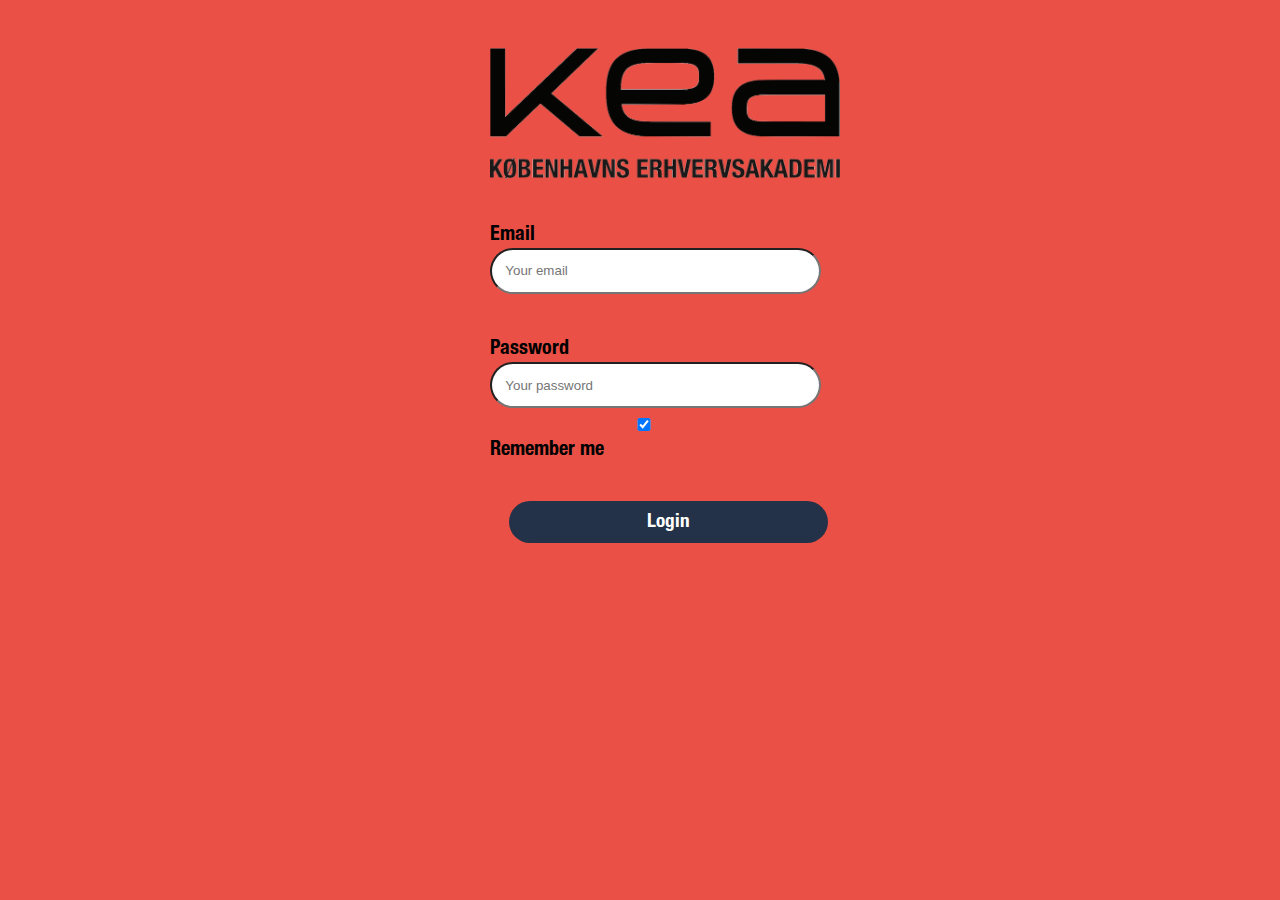
<file: index.html>
<!DOCTYPE html>
<html lang="en">
<head>
    <meta charset="utf-8">
    <meta name="viewport" content="width=device-width, initial-scale=1.0">
    <link rel="stylesheet" href="style.css">
    <title>Login</title>
</head>

<body id="bodylogin">
    <script src="animations.js"></script>
 <main id="login">
        <img src="images/logo.png" alt="kea-logo">
     <br> <br> <br>
        <form>
        <label for="username">Email</label>
            <input type="email" id="username" required placeholder="Your email">
            <br> <br> <br>
        <label for="pw">Password</label>
            <input type="password" id="pw" required placeholder="Your password">
            <br>
           <label><input id="rememberChkBox" type="checkbox" checked="checked">Remember me </label>

            <div id="log"><a href="homepage.html">Login</a></div>

        </form>


    </main>
</body>
</html>
</file>
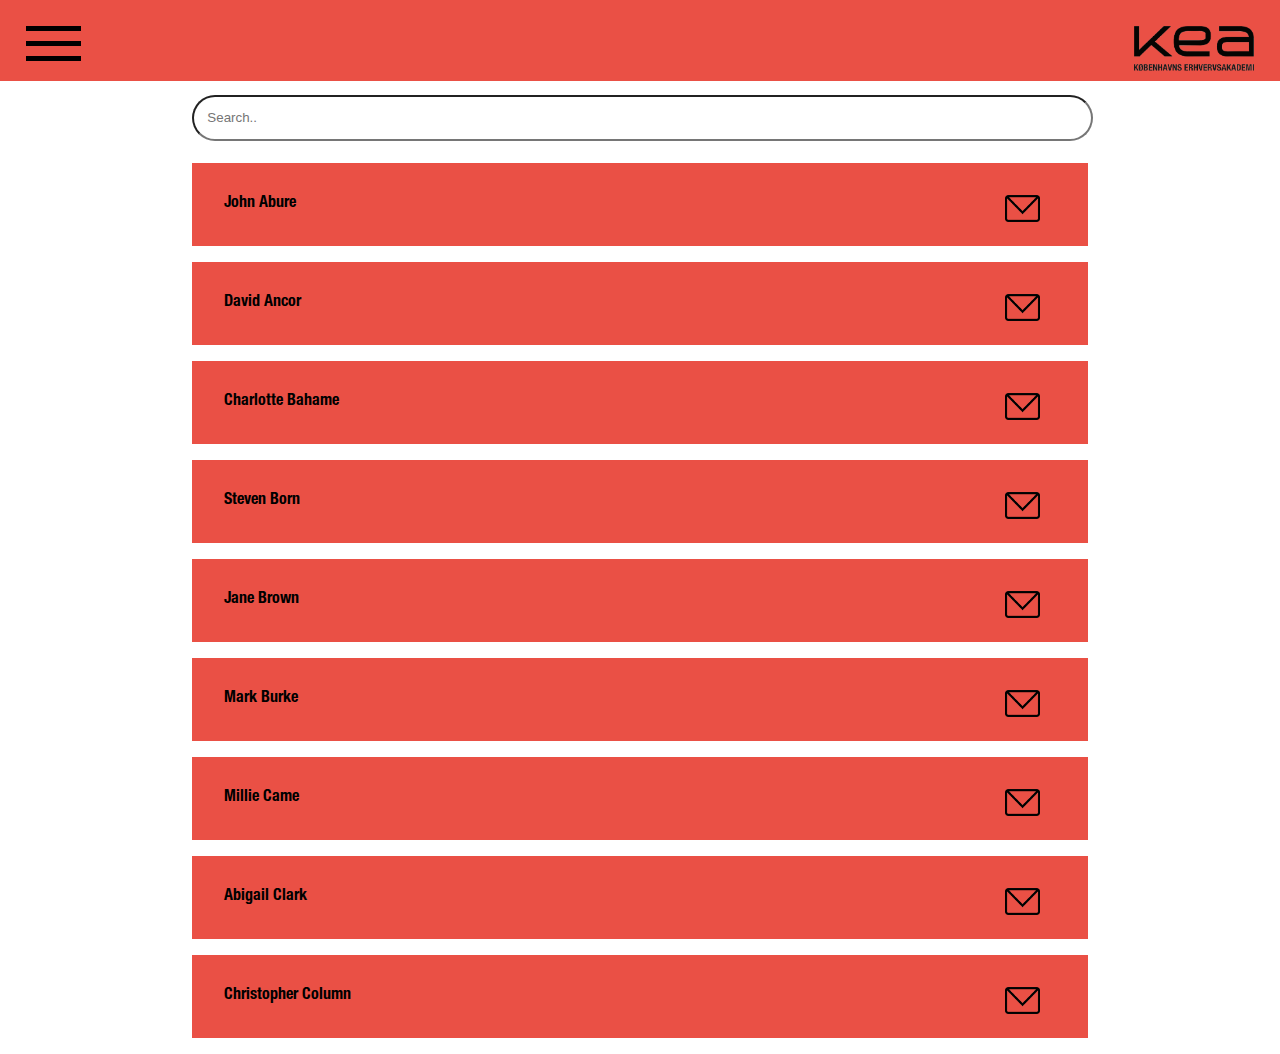
<file: contacts.html>
<!DOCTYPE html>
<html lang="en">

<head>
    <meta charset="utf-8">
    <meta name="viewport" content="width=device-width, initial-scale=1.0">
    <title>Contacts</title>
    <script src="animations.js"></script>
    <link rel="stylesheet" href="style.css">
</head>

<body>
    <header>
        <div class="header">
            <div class="toggle-btn" onclick="toggleSidebar(this);">
                <span></span>
                <span></span>
                <span></span>
            </div>
            <div class="nav">
                <a href="homepage.html"><img src="images/logo.png" id="headerlogo" alt="kealogo"></a>
            </div>

        </div>
        <div class="sidebar" id="sidebar">
            <div class="item"><a href="homepage.html">Today</a></div>
            <div class="item"> <a href="#">Student information</a></div>
            <div class="item"><a href="#">Current semester</a></div>
            <div class="item"><a href="#">Other semesters</a></div>
            <div class="item"><a href="messages.html">Messages<img src="images/notification.png" alt="notification"></a></div>
            <div class="item"><a href="contacts.html">Contacts</a>
            </div>
        </div>

    </header>
    <br><br><br><br><br>

    <main>
        <input id="search" type="text" placeholder="Search.." name="search">
<br>
        <div class="contactlist"> <a href=profile.html>John Abure </a> <a href=newmessage.html> <img src="images/message.png" alt="message" class="msgicon"></a> </div>

        <div class="contactlist"><a href=#>David Ancor</a> <a href=#><img src="images/message.png" alt="message" class="msgicon"></a></div>

        <div class="contactlist"><a href=#>Charlotte Bahame</a><a href=#><img src="images/message.png" alt="message" class="msgicon"></a></div>

        <div class="contactlist"> <a href=#>Steven Born </a><a href=#> <img src="images/message.png" alt="message" class="msgicon"></a></div>

        <div class="contactlist"><a href=#>Jane Brown </a><a href=#><img src="images/message.png" alt="message" class="msgicon"></a></div>

        <div class="contactlist"> <a href=#>Mark Burke</a> <a href=#><img src="images/message.png" alt="message" class="msgicon"></a></div>

        <div class="contactlist"> <a href=#>Millie Came </a><a href=#> <img src="images/message.png" alt="message" class="msgicon"></a></div>


        <div class="contactlist"> <a href=#>Abigail Clark</a> <a href=#> <img src="images/message.png" alt="message" class="msgicon"></a></div>

        <div class="contactlist"> <a href=#>Christopher Column </a><a href=#><img src="images/message.png" alt="message" class="msgicon"></a></div>

    </main>
</body>

</html>
</file>
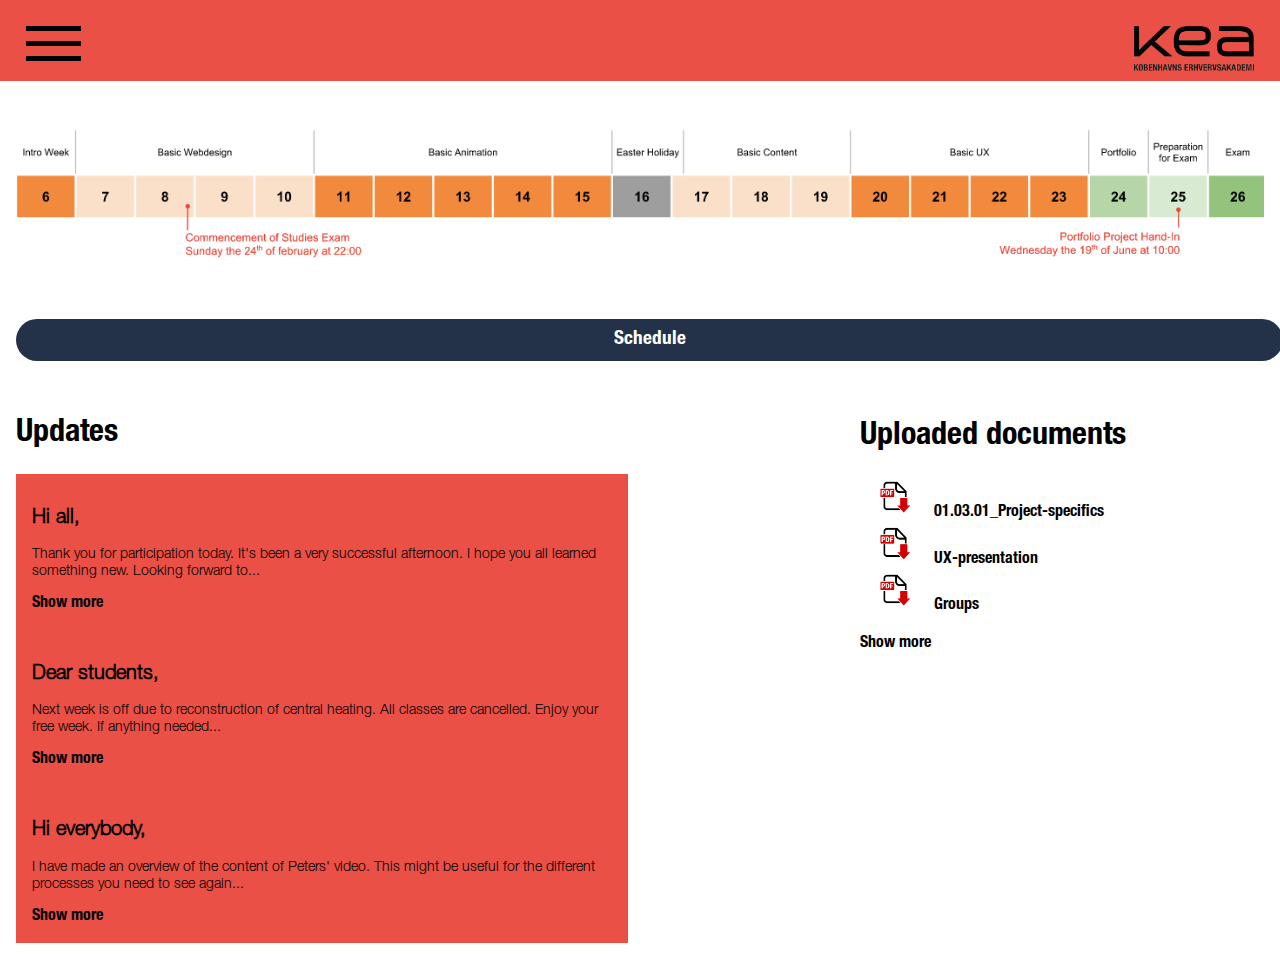
<file: homepage.html>
<!DOCTYPE html>
<html lang="">

<head>
    <meta charset="utf-8">
    <meta name="viewport" content="width=device-width, initial-scale=1.0">
<link rel="stylesheet" href="style.css">
    <title>Homepage</title>
    <script src="animations.js"></script>
</head>

<body>
        <header>
     <div class="header">
        <div class="toggle-btn" onclick="toggleSidebar(this);">
            <span></span>
            <span></span>
            <span></span>
        </div>
       <div class="nav">
            <a href="homepage.html"><img src="images/logo.png" id="headerlogo" alt="kealogo" ></a>
        </div>

    </div>
    <div class="sidebar" id="sidebar">
        <div class="item"><a href="homepage.html">Today</a></div>
        <div class="item"> <a href="#">Student information</a></div>
        <div class="item"><a href="#">Current semester</a></div>
        <div class="item"><a href="#">Other semesters</a></div>
        <div class="item"><a href="messages.html">Messages</a><img src="images/notification.png" alt="notification"></div>
        <div class="item"><a href="contacts.html">Contacts</a>
    </div>
    </div>
    </header>
    <main>
        <br><br><br><br><br>
        <div>
            <img id="overview" src="images/overview.png" alt="overview">
            <br><br>
           <div id="schedule" > <a href=https://docs.google.com/spreadsheets/d/1ngM_XjLfFOoPWih66zrdCKLvAYlg5hefhzeSddCChlQ/edit#gid=206675413> Schedule  </a> </div> </div>
        <div id="updates">
                    <h1>Updates</h1>
                    <section class="update">
                        <h2>Hi all,</h2>
                        <p>Thank you for participation today. It's been a very successful afternoon. I hope you all learned something new. Looking forward to...</p>
                       <a href="#">Show more</a>
                    </section>
<br>
                     <section class="update">
                        <h2>Dear students,</h2>
                        <p>Next week is off due to reconstruction of central heating. All classes are cancelled. Enjoy your free week. If anything needed...</p>
                        <a href="#">Show more</a>
                  </section>
<br>
                     <section class="update">
                        <h2>Hi everybody,</h2>
                        <p>I have made an overview of the content of Peters' video. This might be useful for the different processes you need to see again...</p>
                        <a href="#">Show more</a>
                    </section>
        </div>
        <br>
        <div id="documents">
                    <h1>Uploaded documents</h1>
            <a href="#"><img src="images/pdfdoc.png" alt="pdficon"> 01.03.01_Project-specifics</a>


            <br>
              <a href="#"><img src="images/pdfdoc.png" alt="pdficon"> UX-presentation</a>
            <br>
            <a href="#"><img src="images/pdfdoc.png" alt="pdficon"> Groups</a>

            <br><br>
            <a href="#">Show more</a>

        </div>
    </main>

</body>
</html>
</file>
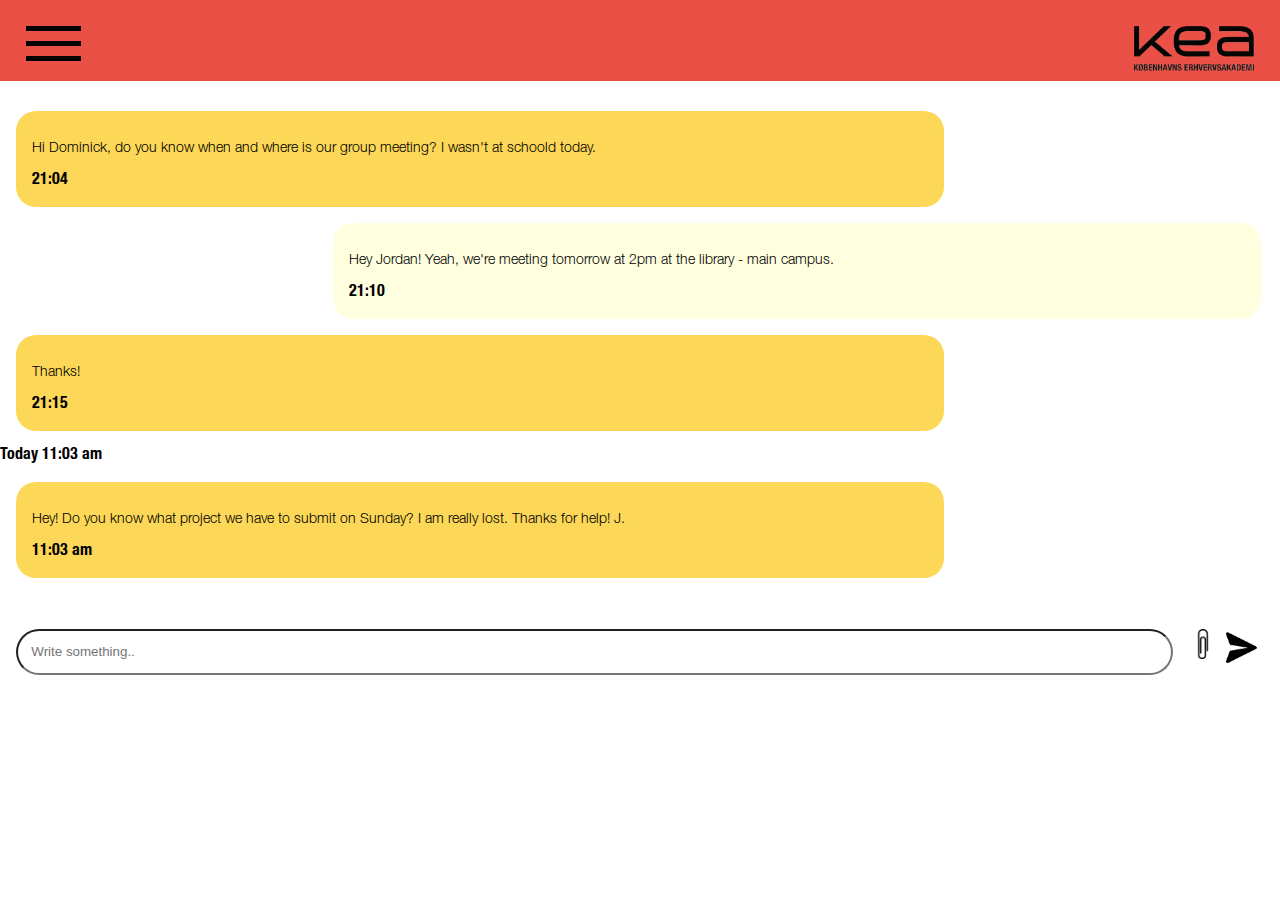
<file: message.html>
<!DOCTYPE html>
<html lang="en">
<head>
    <meta charset="utf-8">
    <meta name="viewport" content="width=device-width, initial-scale=1.0">
    <title>Message</title>
     <script src="animations.js"></script>
    <link rel="stylesheet" href="style.css">
</head>

<body>
    <header>
     <div class="header">
        <div class="toggle-btn" onclick="toggleSidebar(this);">
            <span></span>
            <span></span>
            <span></span>
        </div>
       <div class="nav">
            <a href="homepage.html"><img src="images/logo.png" id="headerlogo" alt="kealogo"></a>
        </div>

    </div>
    <div class="sidebar" id="sidebar">
        <div class="item"><a href="homepage.html">Today</a></div>
        <div class="item"> <a href="#">Student information</a></div>
        <div class="item"><a href="#">Current semester</a></div>
        <div class="item"><a href="#">Other semesters</a></div>
        <div class="item"><a href="messages.html">Messages</a></div>
        <div class="item"><a href="contacts.html">Contacts</a>
    </div>
    </div>
    </header>
<main>
    <br><br><br><br><br> <div class="left"><p>Hi Dominick, do you know when and where is our group meeting? I wasn't at schoold today.</p> 21:04
    </div>
    <div class="right"> <p>Hey Jordan! Yeah, we're meeting tomorrow at 2pm at the library - main campus. </p> 21:10 </div>
    <div class="left"><p>Thanks!</p> 21:15</div>
    Today 11:03 am
    <div class="left"> <p>Hey! Do you know what project we have to submit on Sunday? I am really lost. Thanks for help! J.</p> 11:03 am</div>
<br>
    <div class="reply">
       <img class="send" src="images/sendbt.png" alt="send"> <img class="attachement" src="images/attachement.png" alt="attachement"> <input type="text" placeholder="Write something..">
    </div>
</main>
</body>
</html>
</file>
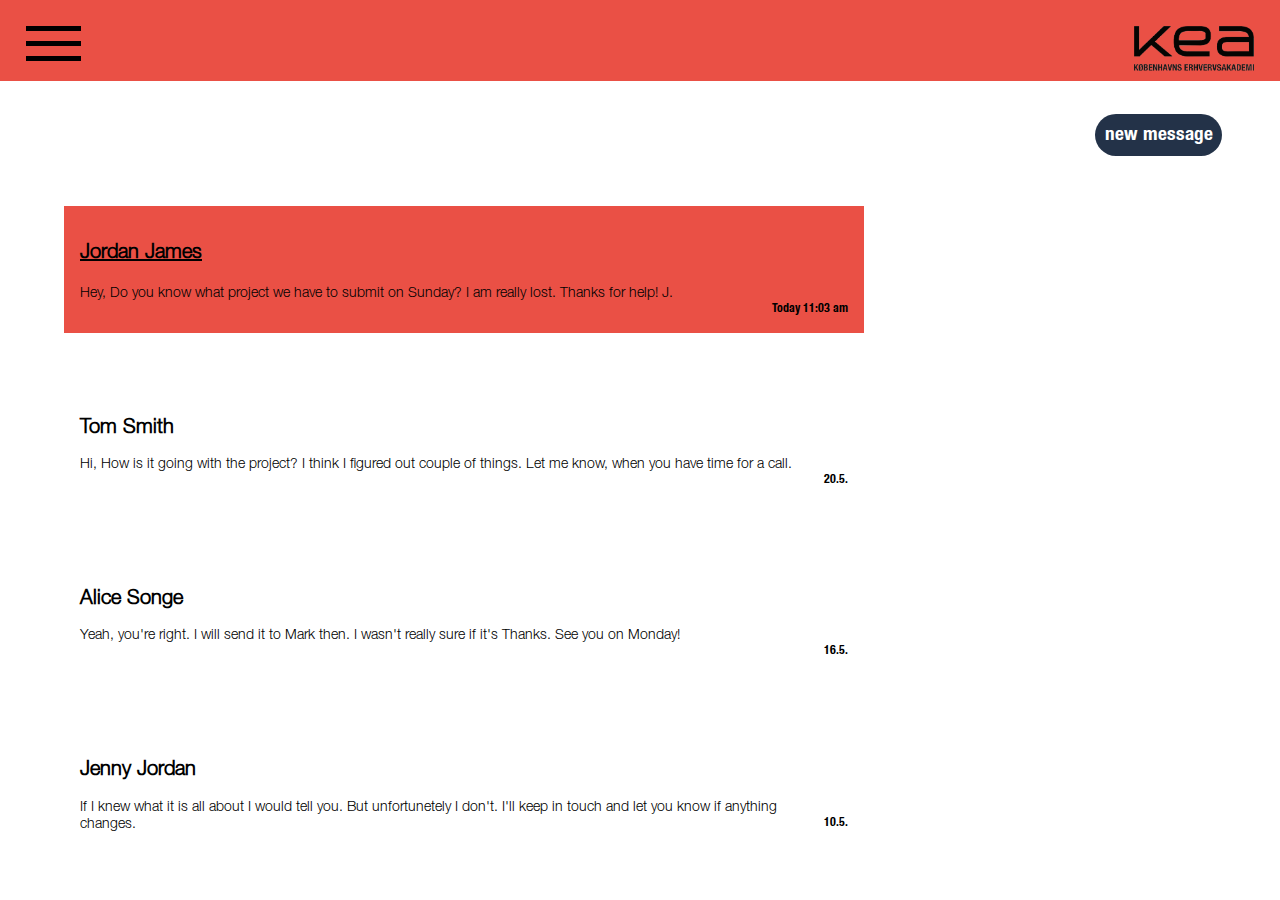
<file: messages.html>
<!DOCTYPE html>
<html lang="en">

<head>
    <meta charset="utf-8">
    <meta name="viewport" content="width=device-width, initial-scale=1.0">
    <link rel="stylesheet" href="style.css">
    <title>Messages</title>
    <script src="animations.js"></script>
</head>

<body>
    <header>
        <div class="header">
            <div class="toggle-btn" onclick="toggleSidebar(this);">
                <span></span>
                <span></span>
                <span></span>
            </div>
            <div class="nav">
                <a href="homepage.html"><img src="images/logo.png" id="headerlogo" alt="kealogo"></a>
            </div>

        </div>
        <div class="sidebar" id="sidebar">
            <div class="item"><a href="homepage.html">Today</a></div>
            <div class="item"> <a href="#">Student information</a></div>
            <div class="item"><a href="#">Current semester</a></div>
            <div class="item"><a href="#">Other semesters</a></div>
            <div class="item"><a href="messages.html">Messages<img src="images/notification.png" alt="notification"></a></div>
            <div class="item"><a href="contacts.html">Contacts</a>
            </div>
        </div>
    </header>
    <main>
        <br><br><br><br><br>
        <div id="newmessagebt"> <a href=contacts.html>new message </a></div>
        <br><br><br><br><br>

        <div class="newmessages"><a href="message.html">
                <h3>Jordan James</h3>
                <h4>Today 11:03 am</h4>
                <p>Hey, Do you know what project we have to submit on Sunday? I am really lost. Thanks for help! J.</p>
            </a>
        </div>
        <br>
        <a href=#>
            <div class="recentmessages">
                <h2>Tom Smith</h2>
                <h4>20.5.</h4>
                <p>Hi, How is it going with the project? I think I figured out couple of things. Let me know, when you have time for a call.</p>
            </div>
        </a>
        <br>
        <a href=#>
            <div class="recentmessages">
                <h2>Alice Songe</h2>
                <h4>16.5.</h4>
                <p>Yeah, you're right. I will send it to Mark then. I wasn't really sure if it's Thanks. See you on Monday!</p>
            </div>
        </a>
        <br>
        <a href=#>
            <div class="recentmessages">
                <h2>Jenny Jordan</h2>
                <h4>10.5.</h4>
                <p>If I knew what it is all about I would tell you. But unfortunetely I don't. I'll keep in touch and let you know if anything changes.</p>
            </div>
        </a>
    </main>
</body>

</html>
</file>
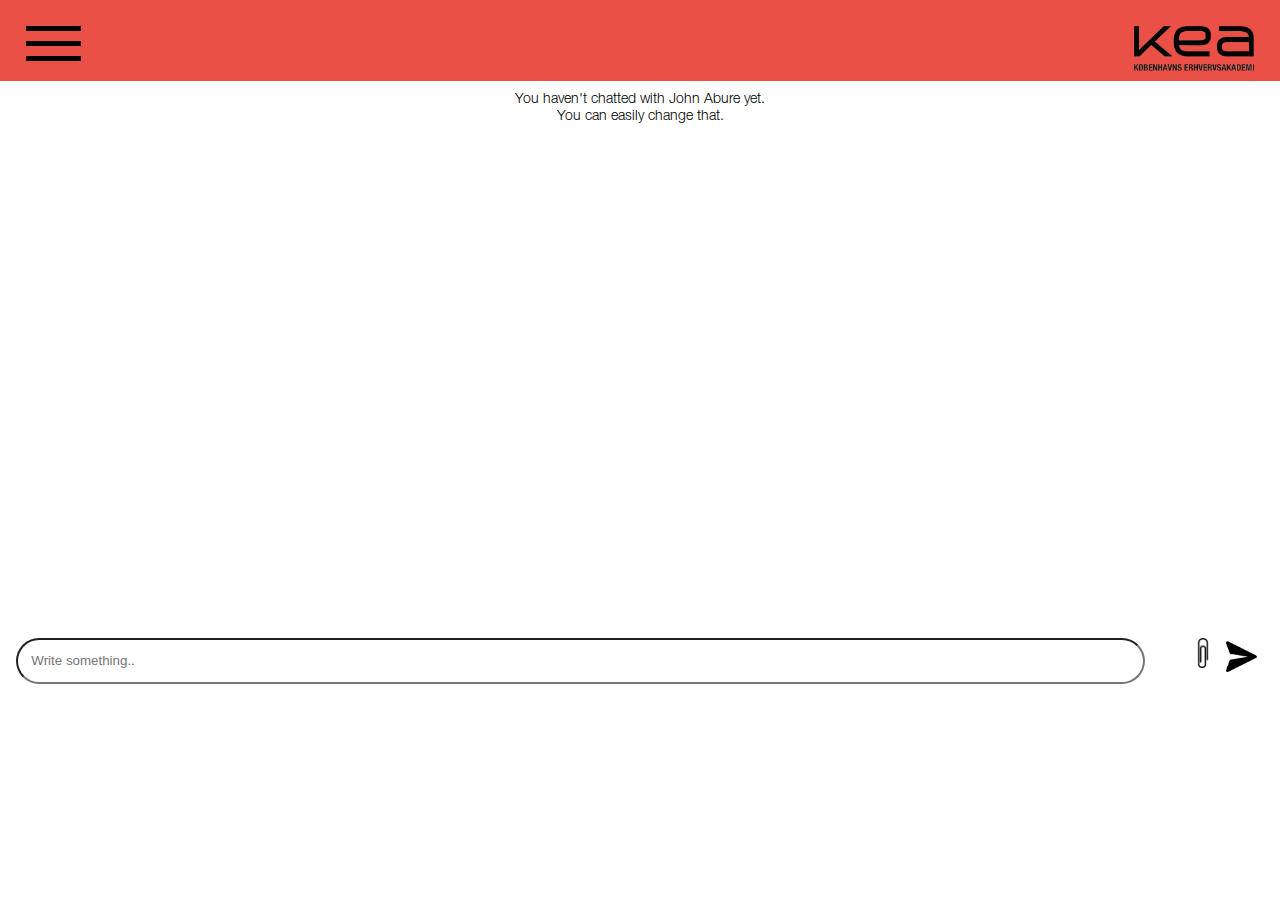
<file: newmessage.html>
<!DOCTYPE html>
<html lang="en">
<head>
    <meta charset="utf-8">
    <meta name="viewport" content="width=device-width, initial-scale=1.0">
    <title>New message</title>
     <script src="animations.js"></script>
    <link rel="stylesheet" href="style.css">
</head>

<body>
<header>
     <div class="header">
        <div class="toggle-btn" onclick="toggleSidebar(this);">
            <span></span>
            <span></span>
            <span></span>
        </div>
       <div class="nav">
            <a href="homepage.html"><img src="images/logo.png" id="headerlogo" alt="kealogo"></a>
        </div>

    </div>
    <div class="sidebar" id="sidebar">
        <div class="item"><a href="homepage.html">Today</a></div>
        <div class="item"> <a href="#">Student information</a></div>
        <div class="item"><a href="#">Current semester</a></div>
        <div class="item"><a href="#">Other semesters</a></div>
        <div class="item"><a href="messages.html">Messages <img src="images/notification.png" alt="notification"></a></div>
        <div class="item"><a href="contacts.html">Contacts</a>
    </div>
    </div>
    </header>
    <main>
        <br> <br><br><br>
        <div id="info"><p>You haven't chatted with John Abure yet. <br> You can easily change that.</p></div>
    <div class="replynm"><input type="text" placeholder="Write something.."><img class="send" src="images/sendbt.png" alt="send"> <img alt="attachement" class="attachement" src="images/attachement.png"> </div>
    </main>
</body>
</html>
</file>
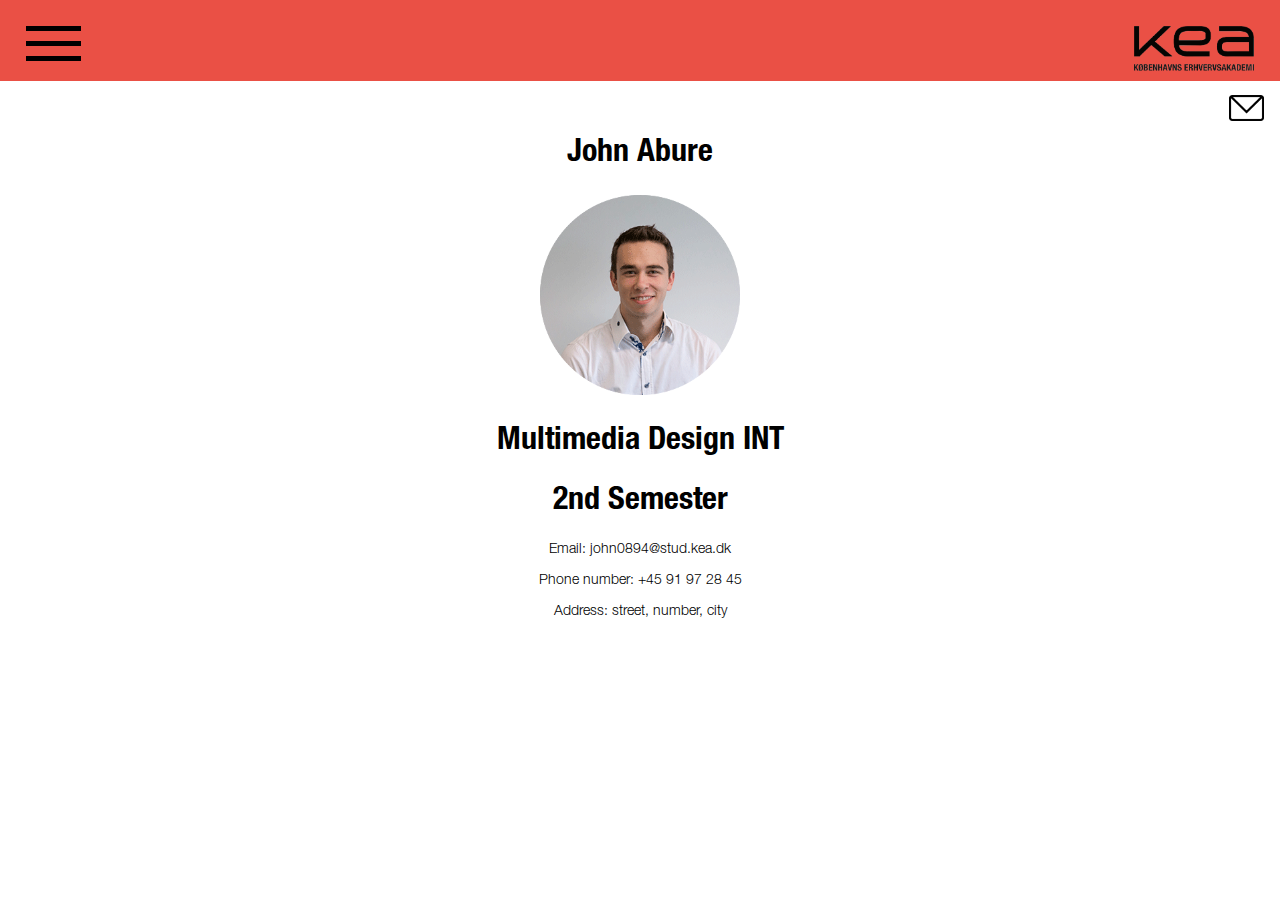
<file: profile.html>
<!DOCTYPE html>
<html lang="en">

<head>
    <meta charset="utf-8">
    <meta name="viewport" content="width=device-width, initial-scale=1.0">
    <title>Profile</title>
     <script src="animations.js"></script>
    <link rel="stylesheet" href="style.css">
</head>

<body>
   <header>
     <div class="header">
        <div class="toggle-btn" onclick="toggleSidebar(this);">
            <span></span>
            <span></span>
            <span></span>
        </div>
       <div class="nav">
            <a href="homepage.html"><img src="images/logo.png" id="headerlogo" alt="kealogo"></a>
        </div>

    </div>
    <div class="sidebar" id="sidebar">
        <div class="item"><a class="amenu" href="homepage.html">Today</a></div>
        <div class="item"> <a href="#">Student information</a></div>
        <div class="item"><a href="#">Current semester</a></div>
        <div class="item"><a href="#">Other semesters</a></div>
        <div class="item"><a href="messages.html">Messages<img src="images/notification.png" alt="notification"></a></div>
        <div class="item"><a href="contacts.html">Contacts</a>
    </div>
    </div>
    </header>
    <main>
<br><br><br><br><br>
        <a href="newmessage.html"><img class="msgicon" src="images/message.png" alt="message"></a><br>
        <div id="profile">
            <h1>John Abure</h1>
            <img src="images/profile.png" alt="profile">
            <h1>Multimedia Design INT </h1>
                <h1>2nd Semester</h1>
            <p>Email: john0894@stud.kea.dk</p>
            <p>Phone number: +45 91 97 28 45
            </p>
            <p>Address: street, number, city</p>
        </div>


    </main>
</body>

</html>
</file>
<file: style.css>
@font-face {
    font-family: "kea";
    src: url(fonts/kea.otf);
}
@font-face {
    font-family: "kea-bold";
    src: url(fonts/kea-bold.otf);
}

/* general*/
    body {
    font-family: "kea-bold";
    margin: 0;
}
p {
    font-family: "kea";
    font-size: 14px;
}
h2 {
    font-family: "kea";
    font-size: 20px;
}
h3 {
    font-family: "kea";
    font-size: 20px;
    text-decoration: underline;
}
h4 {
    font-size: 12px;
    color: black;
    float: right;
}
a {
    cursor: pointer;
}
@media only screen and (max-width: 850px) {
    * {
        box-sizing: border-box;
    }

    /* Login page */

    #bodylogin {
        background-color: rgb(234, 80, 69);
    }
    #login {
        width: 300px;
        border: solid 1px;
        margin: auto;
        margin-top: 2em;
        padding: 1em 3em;
        border: none;
    }
    input {
        margin-bottom: .5em;
        padding: 1em;
        width: 100%;
        border-radius: 30px;
    }
    #log {
        margin-top: 2em;
        padding: 0.5em;
        border: none;
        width: 100%;
        font-size: 1.2em;
        font-family: "kea-bold";
        border-radius: 30px;
        background-color: #233248;
        text-align: center;
    }
    #log a {
        color: white;
    }
    #log a:hover {
        color: rgb(234, 80, 69);
    }
    label {
        font-size: 20px;
        width: 100%;
    }
    img {
        width: 200px;
        height: auto;
    }
    /*Burger menu*/
    .header {
        position: fixed;
        margin: 0;
        width: 100%;
        background-color: rgb(234, 80, 69);
    }
    .header .toggle-btn {
        position: absolute;
        left: 10px;
        width: 55px;
        cursor: pointer;
    }
    .header span {
        position: relative;
        top: 0px;
        display: block;
        width: 100%;
        height: 5px;
        margin: 10px 0px;
        background-color: black;
    }
    .item img{
        width: 40px;
    }
    .header .toggle-btn.active span:nth-child(1) {
        top: 15px;
        transform: rotate(45deg);
        transition: top 200ms ease-in-out 0ms, transform 250ms ease-in-out 150ms;
    }
    .header .toggle-btn.active span:nth-child(3) {
        top: -15px;
        transform: rotate(-45deg);
        transition: top 200ms ease-in-out 0ms, transform 250ms ease-in-out 150ms;
    }
    .header .toggle-btn.active span:nth-child(2) {
        opacity: 0;
        transition: opacity 50ms ease-in-out 150ms;
    }
    .header .toggle-btn span:nth-child(1),
    .header .toggle-btn span:nth-child(3) {
        transition: transform 250ms ease-in-out 0ms, top 200ms ease-in-out 150ms;
    }
    .header .toggle-btn span:nth-child(2) {
        opacity: 1;
        transition: opacity 50ms ease-in-out 200ms;
    }
    .sidebar {
        position: fixed;
        top: 55px;
        left: -100%;
        width: 100%;
        height: 100%;
        margin: 0;
        margin-top: 25px;
        background-color: #233248;
        padding: 15px;
        opacity: 0;
        transition: all 450ms ease-in-out;
        z-index: 1;
    }
    .sidebar .item {
        font-size: 30px;
        font-family: "kea-bold";
        padding: 7px;
        color: white;
    }
    .sidebar a:link {
        color: white;
        text-decoration: none;
        background-color: transparent;
    }
    .sidebar a:visited {
        color: white;
        text-decoration: none;
        background-color: transparent;
    }
    .sidebar a:hover {
        color: rgb(234, 80, 69);
        text-decoration: none;
        background-color: transparent;
    }
    .sidebar a:active {
        color: black;
        text-decoration: none;
        background-color: transparent;
    }
    .sidebar.active {
        opacity: 1;
        left: 0px;
    }

    /* Homepage */

    #headerlogo {
        width: 120px;
        height: auto;
        margin: 10px;
        float: right;
    }
    header {
        background-color: rgb(234, 80, 69);
        width: 100%;
        height: 100%;
        margin: 0;
    }
    #overview {
        width: 100%;
    }
    #schedule {
        padding: 0.5em;
        width: 100%;
        font-size: 1.2em;
        font-family: "kea-bold";
        border-radius: 30px;
        background-color: #233248;
        margin: 0;
        text-align: center;
    }
    #schedule a {
        color: white;
    }
    #schedule a:hover {
        color: rgb(234, 80, 69);
    }
    a {
        text-decoration: none;
        color: black;
    }
    a:hover {
        color: rgb(234, 80, 69);
    }
    .update a:hover {
        color: white;
    }
    div {
        margin: 1em;
    }
    .update {
        padding: 1em;
        background-color: rgb(234, 80, 69);
    }
    #docs {
        background-color: white;
    }
      #documents img {
        width: 70px;
        height: auto;
    }

    /*Messages*/

    .newmessages {
        margin: 0;
        padding: 1em;
        background-color: rgb(234, 80, 69);
    }
    .newmessages a:hover {
        color: white;
    }
    #newmessagebt {
        font-size: 1.2em;
        font-family: "kea-bold";
        border-radius: 30px;
        background-color: #233248;
        padding: 0.5em;
        border: none;
        float: right;
    }
    #newmessagebt a {
        color: white;
    }

    #newmessagebt a:hover {
        color: rgb(234, 80, 69);
    }

    /*Message*/
    .left {
        border-radius: 20px;
        padding: 0.5em;
        width: 70%;
        background-color: rgb(253, 215, 87);
    }
    .right {
        background-color: lightyellow;
        border-radius: 20px;
        margin-left: 90px;
        width: 70%;
        padding: 0.5em;
    }
    .send {
        width: 30px;
        float: right;
    }
    .reply input{
     float: left;
    width: 80%;
    position: relative;
    }
    .attachement {
        width: 27px;
        float: right;
    }

    /*contacts*/
    .msgicon {
        width: 35px;
        float: right;
        margin-right: 30px;
    }
    .contactlist {
        margin: 3em;
    }
    #search {
        width: 80%;
        margin-left: 30px;
    }

    /*new message*/
    #info {
        text-align: center;
        height: 530px;
    }
    .replynm input{
        width: 85%
    }

    /* Profile */
    #profile {
        text-align: center;
    }
}
@media only screen and (min-width: 850px) {
    /* Login page */
    #bodylogin {
        background-color: rgb(234, 80, 69);
    }
    #login {
        width: 300px;
        border: solid 1px;
        margin: auto;
        margin-top: 2em;
        padding: 1em 3em;
        border: none;
    }
    input {
        margin-bottom: .5em;
        padding: 1em;
        width: 100%;
        border-radius: 30px;
    }
    #log {
        margin-top: 2em;
        padding: 0.5em;
        border: none;
        width: 100%;
        font-size: 1.2em;
        font-family: "kea-bold";
        border-radius: 30px;
        background-color: #233248;
        text-align: center;
    }
    #log a {
        color: white;
    }
    #log a:hover {
        color: rgb(234, 80, 69);
    }
    label {
        font-size: 20px;
        width: 100%;
    }
    img {
        width: 350px;
        height: auto;
        margin-left: 0;
    }

    /*Burger menu*/
    .header {
        position: fixed;
        margin: 0;
        width: 100%;
        background-color: rgb(234, 80, 69);
    }
    .header .toggle-btn {
        position: absolute;
        left: 10px;
        width: 55px;
        cursor: pointer;
    }
    .header span {
        position: relative;
        top: 0px;
        display: block;
        width: 100%;
        height: 5px;
        margin: 10px 0px;
        background-color: black;
    }
     .item img{
        width: 40px;
    }
    .header .toggle-btn.active span:nth-child(1) {
        top: 15px;
        transform: rotate(45deg);
        transition: top 200ms ease-in-out 0ms, transform 250ms ease-in-out 150ms;
    }
    .header .toggle-btn.active span:nth-child(3) {
        top: -15px;
        transform: rotate(-45deg);
        transition: top 200ms ease-in-out 0ms, transform 250ms ease-in-out 150ms;
    }
    .header .toggle-btn.active span:nth-child(2) {
        opacity: 0;
        transition: opacity 50ms ease-in-out 150ms;
    }
    .header .toggle-btn span:nth-child(1),
    .header .toggle-btn span:nth-child(3) {
        transition: transform 250ms ease-in-out 0ms, top 200ms ease-in-out 150ms;
    }

    .header .toggle-btn span:nth-child(2) {
        opacity: 1;
        transition: opacity 50ms ease-in-out 200ms;
    }
    .sidebar {
        position: fixed;
        top: 55px;
        left: -100%;
        width: 100%;
        height: 100%;
        margin: 0;
        margin-top: 25px;
        background-color: #233248;
        padding: 15px;
        opacity: 0;
        transition: all 450ms ease-in-out;
        z-index: 1;
    }
    .sidebar .item {
        font-size: 30px;
        font-family: "kea-bold";
        padding: 7px;
        color: white;
    }
    .sidebar a:link {
        color: white;
        text-decoration: none;
        background-color: transparent;
    }
    .sidebar a:visited {
        color: white;
        text-decoration: none;
        background-color: transparent;
    }
    .sidebar a:hover {
        color: rgb(234, 80, 69);
        text-decoration: none;
        background-color: transparent;
    }
    .sidebar a:active {
        color: black;
        text-decoration: none;
        background-color: transparent;
    }
    .sidebar.active {
        opacity: 1;
        left: 0px;
    }

    /* Homepage */

    #headerlogo {
        width: 120px;
        height: auto;
        margin: 10px;
        float: right;
    }
    header {
        background-color: rgb(234, 80, 69);
        width: 100%;
        height: 100%;
        margin: 0;
    }
    #overview {
        width: 100%;
    }
    #schedule {
        padding: 0.5em;
        width: 100%;
        font-size: 1.2em;
        font-family: "kea-bold";
        border-radius: 30px;
        background-color: #233248;
        margin: 0;
        text-align: center;
    }
    #schedule a {
        color: white;
    }
    #schedule a:hover {
        color: rgb(234, 80, 69);
    }
    a {
        text-decoration: none;
        color: black;
    }
    a:hover {
        color: rgb(234, 80, 69);
    }
    .update a:hover {
        color: white;
    }
    div {
        margin: 1em;
    }
    .update {
        padding: 1em;
        width: 70%;
        background-color: rgb(234, 80, 69);
        float: left;
    }
    #updates {
        float: left;
    }
    #documents {
        height: auto;
        margin-left: 60%;
        text-align: left;
    }
    #documents img {
        width: 70px;
        height: auto;
    }
    /*Messages*/

    .newmessages {
        margin-left: 4em;
        padding: 1em;
        background-color: rgb(234, 80, 69);
        width: 60%;
    }
    .newmessages:hover{
    transform: scale(1.1);
    }
    .recentmessages{
        width: 60%;
        margin-left: 4em;
        padding: 1em;
    }
    .recentmessages:hover{
        transform: scale(1.1);
    }
    .newmessages a:hover {
        color: white;
    }
    #newmessagebt {
        font-size: 1.2em;
        font-family: "kea-bold";
        border-radius: 30px;
        background-color: #233248;
        padding: 0.5em;
        border: none;
        float: right;
        margin-right: 3em;
    }
    #newmessagebt a {
        color: white;
    }
    #newmessagebt a:hover {
        color: rgb(234, 80, 69);
    }
    /*Message*/
    .left {
        border-radius: 20px;
        padding: 1em;
        width: 70%;
        background-color: rgb(253, 215, 87);
    }

    .right {
        background-color: lightyellow;
        border-radius: 20px;
        margin-left: 26%;
        width: 70%;
        padding: 1em;
    }
    .send {
        width: 46px;
        float: right;
    }
    .reply input{
    float: left;
    width: 88%;
    position: absolute;
    }
    .attachement {
        width: 30px;
        float: right;
    }

    /*contacts*/
    .msgicon {
        width: 35px;
        float: right;
        margin-right: 1em;
    }
    .contactlist {
        padding: 2em;
        margin-left: 15%;
        margin-right: 15%;
        background-color: rgb(234, 80, 69);
    }
    .contactlist:hover{
        transform: scale(1.1);
    }
    .contactlist a:hover{
        color: white;
    }
    #search {
        width: 68%;
        margin-left: 15%;
    }

    /*new message*/
    #info {
        text-align: center;
        height: 530px;
    }
    .replynm input{
        width: 88%;
    }

    /* Profile */
    #profile {
        text-align: center;
    }
    #profile img{
        width: 200px;
    }
}
</file>
